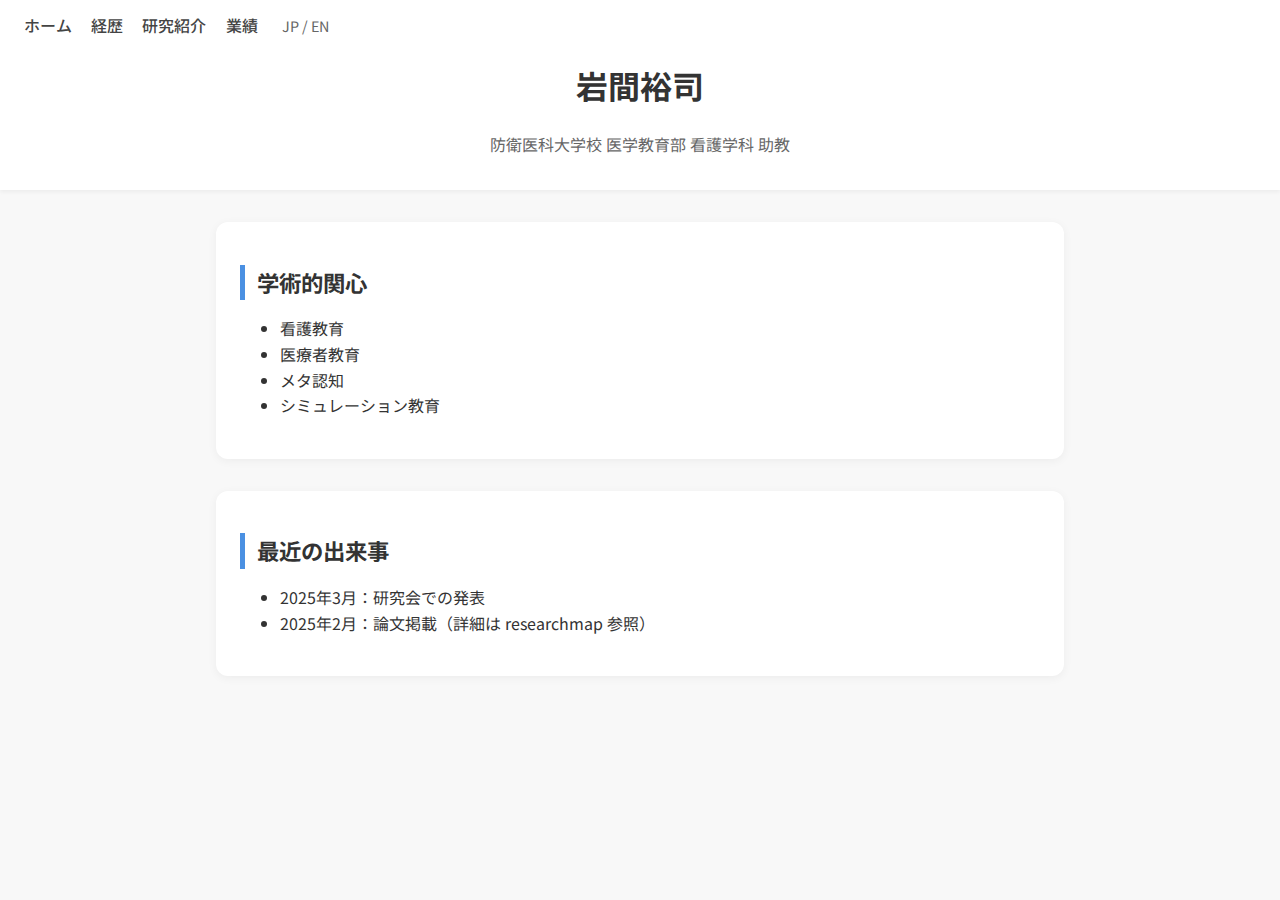
<file: index.html>
<!DOCTYPE html>
<html lang="ja">
<head>
  <meta charset="UTF-8" />
  <meta name="viewport" content="width=device-width, initial-scale=1.0" />
  <title>岩間裕司 | Yuji Iwama</title>
  <link rel="stylesheet" href="style.css" />
  <script defer src="script.js"></script>
</head>
<body>
  <header>
    
<div class="top-bar">
  <div class="nav-right">
    <nav>
      <ul class="nav">
        <li><a href="index.html"><span class="jp">ホーム</span><span class="en hidden">Home</span></a></li>
        <li><a href="bio.html"><span class="jp">経歴</span><span class="en hidden">Bio</span></a></li>
        <li><a href="research.html"><span class="jp">研究紹介</span><span class="en hidden">Research</span></a></li>
        <li><a href="works.html"><span class="jp">業績</span><span class="en hidden">Works</span></a></li>
      </ul>
    </nav>
    <a href="javascript:void(0);" class="lang-switch" onclick="toggleLanguage()">JP / EN</a>
  </div>
</div>

<h1 class="name-title">
  <span class="jp">岩間裕司</span>
  <span class="en hidden">Yuji Iwama</span>
</h1>
<p class="position-title">
  <span class="jp">防衛医科大学校 医学教育部 看護学科 助教</span>
  <span class="en hidden">Assistant Professor, Department of Nursing, National Defense Medical College</span>
</p>
  </header>
  <main> 
    <section>
      <h2><span class="jp">学術的関心</span><span class="en hidden">Academic Interests</span></h2>
      <ul>
        <li><span class="jp">看護教育</span><span class="en hidden">Nursing education</span></li>
        <li><span class="jp">医療者教育</span><span class="en hidden">Medical education</span></li>
        <li><span class="jp">メタ認知</span><span class="en hidden">Metacognition</span></li>
        <li><span class="jp">シミュレーション教育</span><span class="en hidden">Simulation-based learning</span></li>
      </ul>
    </section>
    <section>
      <h2><span class="jp">最近の出来事</span><span class="en hidden">Recent Updates</span></h2>
      <ul>
        <li><span class="jp">2025年3月：研究会での発表</span><span class="en hidden">Mar 2025: Conference presentation</span></li>
        <li><span class="jp">2025年2月：論文掲載（詳細は researchmap 参照）</span><span class="en hidden">Feb 2025: New publication (See <a href="https://researchmap.jp/yujiwa" target="_blank">researchmap</a>)</span></li>
      </ul>
    </section>
  </main>
</body>
</html>
</file>
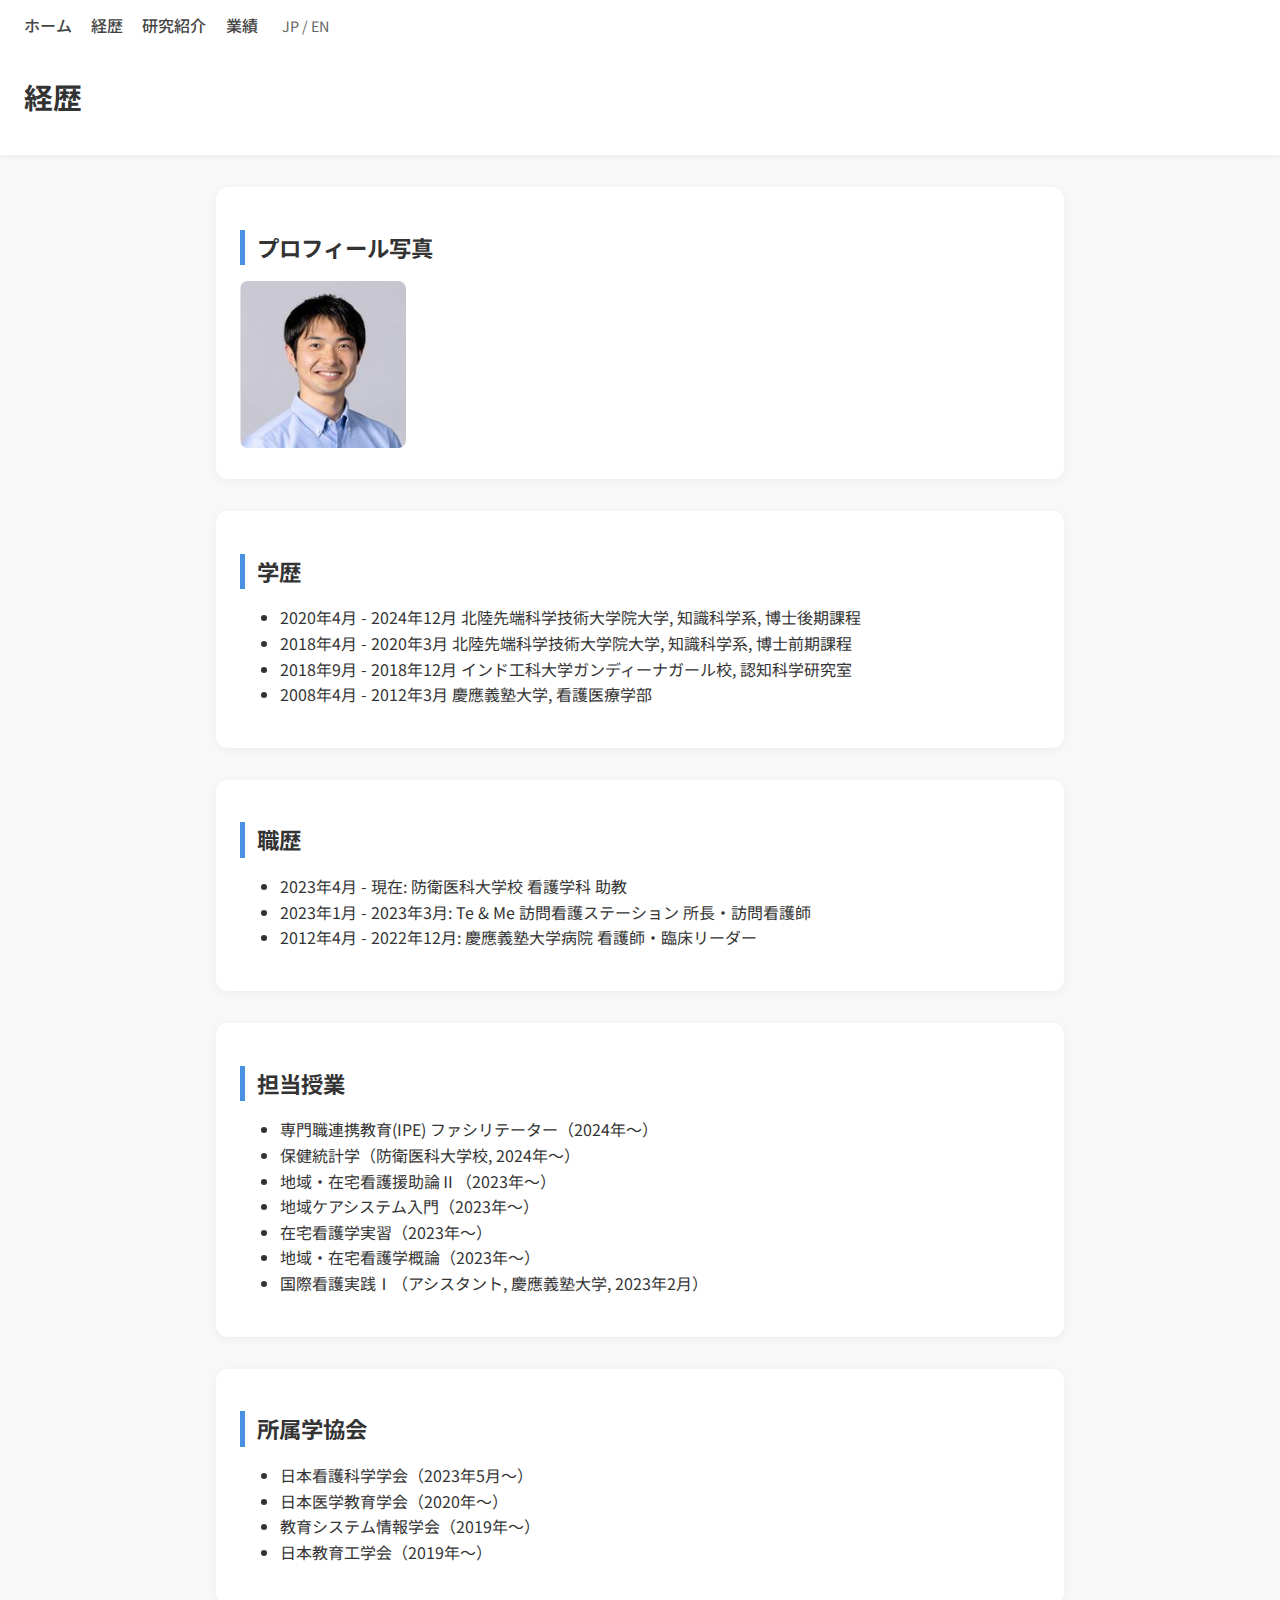
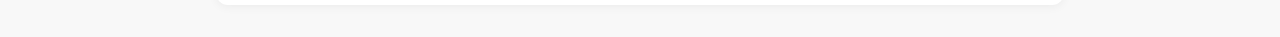
<file: bio.html>
<!DOCTYPE html>
<html lang="ja">
<head>
  <meta charset="UTF-8" />
  <meta name="viewport" content="width=device-width, initial-scale=1.0" />
  <title>経歴 | 岩間裕司</title>
  <link rel="stylesheet" href="style.css" />
  <script defer src="script.js"></script>
</head>
<body>
  <header>
    
<div class="top-bar">
  <div class="nav-right">
    <nav>
      <ul class="nav">
        <li><a href="index.html"><span class="jp">ホーム</span><span class="en hidden">Home</span></a></li>
        <li><a href="bio.html"><span class="jp">経歴</span><span class="en hidden">Bio</span></a></li>
        <li><a href="research.html"><span class="jp">研究紹介</span><span class="en hidden">Research</span></a></li>
        <li><a href="works.html"><span class="jp">業績</span><span class="en hidden">Works</span></a></li>
      </ul>
    </nav>
    <a href="javascript:void(0);" class="lang-switch" onclick="toggleLanguage()">JP / EN</a>
  </div>
</div>

    <h1 class="page-title"><span class="jp">経歴</span><span class="en hidden">Biography</span></h1>
  </header>
  <main>
    <section>
      <h2><span class="jp">プロフィール写真</span><span class="en hidden">Profile Photo</span></h2>
      <img src="assets/profile.png" alt="プロフィール写真" style="max-width: 200px; border-radius: 8px;" />
    </section>
    <section>
      <h2><span class="jp">学歴</span><span class="en hidden">Education</span></h2>
      <ul>
        <li><span class="jp">2020年4月 - 2024年12月 北陸先端科学技術大学院大学, 知識科学系, 博士後期課程</span><span class="en hidden">Apr 2020 - Dec 2024: JAIST, Knowledge Science, Doctoral Program</span></li>
        <li><span class="jp">2018年4月 - 2020年3月 北陸先端科学技術大学院大学, 知識科学系, 博士前期課程</span><span class="en hidden">Apr 2018 - Mar 2020: JAIST, Knowledge Science, Master's Program</span></li>
        <li><span class="jp">2018年9月 - 2018年12月 インド工科大学ガンディーナガール校, 認知科学研究室</span><span class="en hidden">Sep 2018 - Dec 2018: IIT Gandhinagar, Cognitive Science Lab</span></li>
        <li><span class="jp">2008年4月 - 2012年3月 慶應義塾大学, 看護医療学部</span><span class="en hidden">Apr 2008 - Mar 2012: Keio University, Faculty of Nursing and Medical Care</span></li>
      </ul>
    </section>
    <section>
      <h2><span class="jp">職歴</span><span class="en hidden">Professional Experience</span></h2>
      <ul>
        <li>
          <span class="jp">2023年4月 - 現在: 防衛医科大学校 看護学科 助教</span>
          <span class="en hidden">Apr 2023 - Present: Assistant Professor, National Defense Medical College</span>
        </li>
        <li>
          <span class="jp">2023年1月 - 2023年3月: Te & Me 訪問看護ステーション 所長・訪問看護師</span>
          <span class="en hidden">Jan 2023 - Mar 2023: Director & Visiting Nurse, Te & Me Home-visit Nursing Station</span>
        </li>
        <li>
          <span class="jp">2012年4月 - 2022年12月: 慶應義塾大学病院 看護師・臨床リーダー</span>
          <span class="en hidden">Apr 2012 - Dec 2022: Nurse & Clinical Leader, Keio University Hospital</span>
        </li>
      </ul>
    </section>
    <section>
      <h2><span class="jp">担当授業</span><span class="en hidden">Teaching Subjects</span></h2>
      <ul>
        <li><span class="jp">専門職連携教育(IPE) ファシリテーター（2024年〜）</span><span class="en hidden">Facilitator, IPE (2024–present)</span></li>
        <li><span class="jp">保健統計学（防衛医科大学校, 2024年〜）</span><span class="en hidden">Health Statistics, NDMC (2024–present)</span></li>
        <li><span class="jp">地域・在宅看護援助論Ⅱ（2023年〜）</span><span class="en hidden">Community/Home Care Nursing II (2023–present)</span></li>
        <li><span class="jp">地域ケアシステム入門（2023年〜）</span><span class="en hidden">Intro to Community Care Systems (2023–present)</span></li>
        <li><span class="jp">在宅看護学実習（2023年〜）</span><span class="en hidden">Home Nursing Practicum (2023–present)</span></li>
        <li><span class="jp">地域・在宅看護学概論（2023年〜）</span><span class="en hidden">Community/Home Care Overview (2023–present)</span></li>
        <li><span class="jp">国際看護実践Ⅰ（アシスタント, 慶應義塾大学, 2023年2月）</span><span class="en hidden">International Nursing Practice I (Assistant, Keio Univ, Feb 2023)</span></li>
      </ul>
    </section>
    <section>
      <h2><span class="jp">所属学協会</span><span class="en hidden">Affiliations</span></h2>
      <ul>
        <li><span class="jp">日本看護科学学会（2023年5月〜）</span><span class="en hidden">Japan Academy of Nursing Science (since May 2023)</span></li>
        <li><span class="jp">日本医学教育学会（2020年〜）</span><span class="en hidden">Japan Society for Medical Education (since 2020)</span></li>
        <li><span class="jp">教育システム情報学会（2019年〜）</span><span class="en hidden">Japanese Society for Information and Systems in Education (since 2019)</span></li>
        <li><span class="jp">日本教育工学会（2019年〜）</span><span class="en hidden">Japan Society for Educational Technology (since 2019)</span></li>
      </ul>
    </section>
  </main>
</body>
</html>
</file>
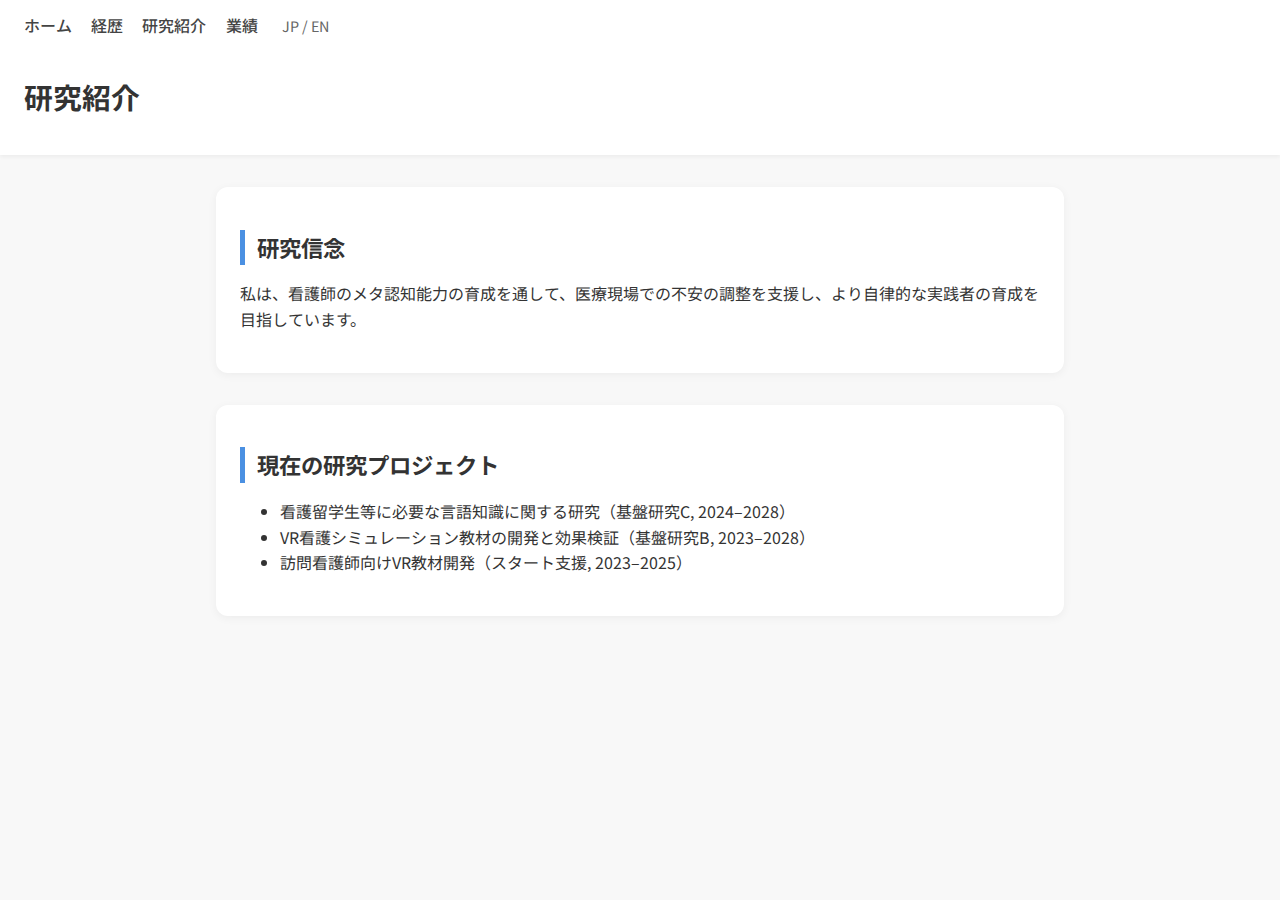
<file: research.html>
<!DOCTYPE html>
<html lang="ja">
<head>
  <meta charset="UTF-8">
  <meta name="viewport" content="width=device-width, initial-scale=1.0">
  <title>研究紹介 | 岩間裕司</title>
  <link rel="stylesheet" href="style.css">
  <script defer src="script.js"></script>
</head>
<body>
  <header>
    
<div class="top-bar">
  <div class="nav-right">
   <nav>
      <ul class="nav">
        <li><a href="index.html"><span class="jp">ホーム</span><span class="en hidden">Home</span></a></li>
        <li><a href="bio.html"><span class="jp">経歴</span><span class="en hidden">Bio</span></a></li>
        <li><a href="research.html"><span class="jp">研究紹介</span><span class="en hidden">Research</span></a></li>
        <li><a href="works.html"><span class="jp">業績</span><span class="en hidden">Works</span></a></li>
      </ul>
    </nav>
    <a href="javascript:void(0);" class="lang-switch" onclick="toggleLanguage()">JP / EN</a>
  </div>
</div>


    <h1 class="page-title"><span class="jp">研究紹介</span><span class="en hidden">Research</span></h1>
  </header>
  <main>
    <section>
      <h2><span class="jp">研究信念</span><span class="en hidden">Research Philosophy</span></h2>
      <p><span class="jp">私は、看護師のメタ認知能力の育成を通して、医療現場での不安の調整を支援し、より自律的な実践者の育成を目指しています。</span>
         <span class="en hidden">I aim to support nurses in regulating anxiety through the development of metacognitive skills, fostering autonomous practice in clinical settings.</span></p>
    </section>
    <section>
      <h2><span class="jp">現在の研究プロジェクト</span><span class="en hidden">Current Projects</span></h2>
      <ul>
        <li><span class="jp">看護留学生等に必要な言語知識に関する研究（基盤研究C, 2024–2028）</span>
            <span class="en hidden">Research on language knowledge needed by international nursing students (Grant-in-Aid for Scientific Research (C), 2024–2028)</span></li>
        <li><span class="jp">VR看護シミュレーション教材の開発と効果検証（基盤研究B, 2023–2028）</span>
            <span class="en hidden">Development and evaluation of VR-based nursing simulation materials (Grant-in-Aid (B), 2023–2028)</span></li>
        <li><span class="jp">訪問看護師向けVR教材開発（スタート支援, 2023–2025）</span>
            <span class="en hidden">VR training tool development for home-visit nurses (Start-up Research Grant, 2023–2025)</span></li>
      </ul>
    </section>
  </main>
</body>
</html>
</file>
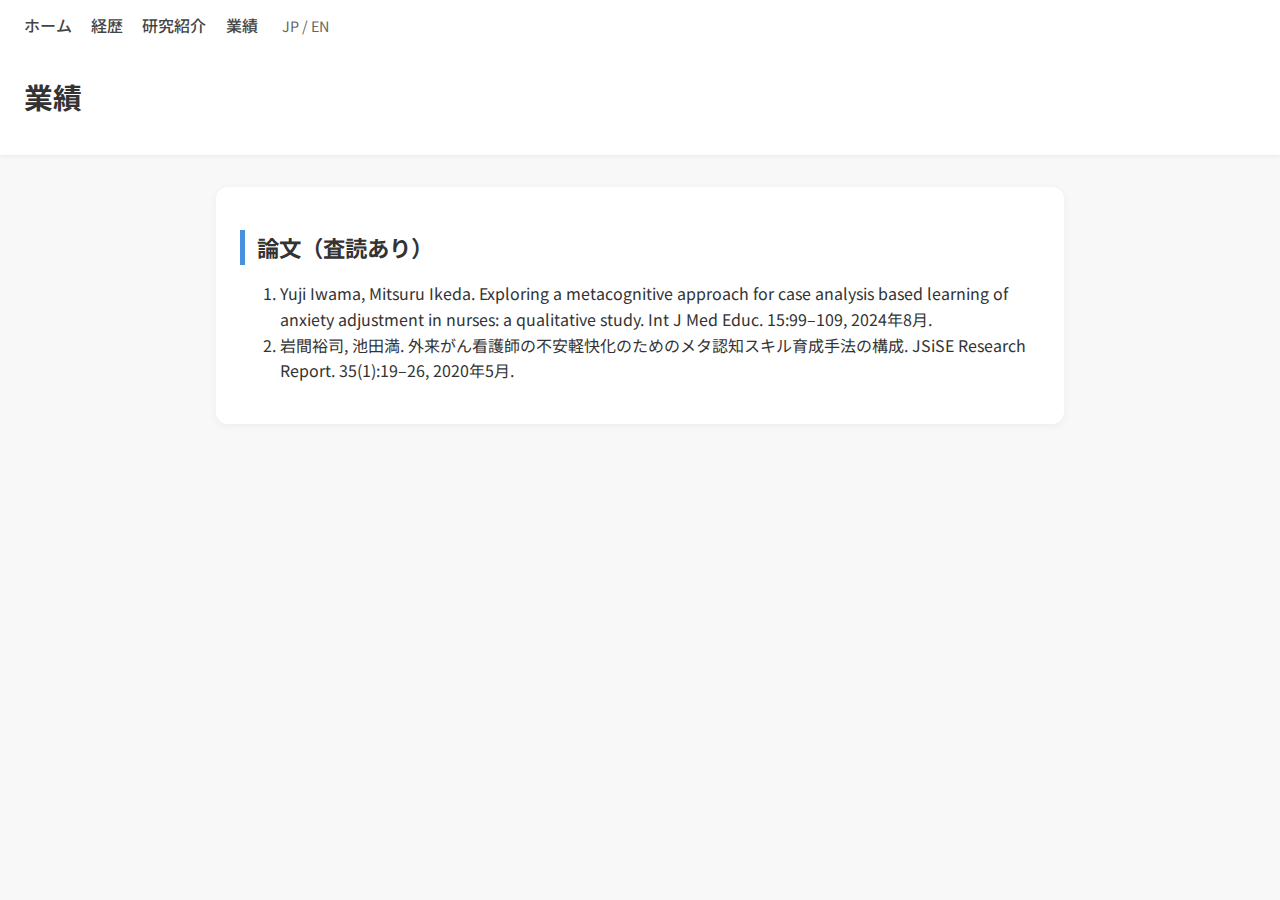
<file: works.html>
<!DOCTYPE html>
<html lang="ja">
<head>
  <meta charset="UTF-8">
  <meta name="viewport" content="width=device-width, initial-scale=1.0">
  <title>業績 | 岩間裕司</title>
  <link rel="stylesheet" href="style.css">
  <script defer src="script.js"></script>
</head>
<body>
  <header>
    
<div class="top-bar">
  <div class="nav-right">
   <nav>
      <ul class="nav">
        <li><a href="index.html"><span class="jp">ホーム</span><span class="en hidden">Home</span></a></li>
        <li><a href="bio.html"><span class="jp">経歴</span><span class="en hidden">Bio</span></a></li>
        <li><a href="research.html"><span class="jp">研究紹介</span><span class="en hidden">Research</span></a></li>
        <li><a href="works.html"><span class="jp">業績</span><span class="en hidden">Works</span></a></li>
      </ul>
    </nav>
    <a href="javascript:void(0);" class="lang-switch" onclick="toggleLanguage()">JP / EN</a>
  </div>
</div>


    <h1 class="page-title"><span class="jp">業績</span><span class="en hidden">Works</span></h1>
  </header>
  <main>
    <section>
      <h2><span class="jp">論文（査読あり）</span><span class="en hidden">Peer-reviewed Articles</span></h2>
      <ol>
        <li>
          <span class="jp">Yuji Iwama, Mitsuru Ikeda. Exploring a metacognitive approach for case analysis based learning of anxiety adjustment in nurses: a qualitative study. Int J Med Educ. 15:99–109, 2024年8月.</span>
          <span class="en hidden">Yuji Iwama, Mitsuru Ikeda. Exploring a metacognitive approach for case analysis based learning of anxiety adjustment in nurses: a qualitative study. Int J Med Educ. 15:99–109, Aug 2024.</span>
        </li>
        <li>
          <span class="jp">岩間裕司, 池田満. 外来がん看護師の不安軽快化のためのメタ認知スキル育成手法の構成. JSiSE Research Report. 35(1):19–26, 2020年5月.</span>
          <span class="en hidden">Iwama Y, Ikeda M. Development of a metacognitive skill-building method for anxiety reduction in outpatient oncology nurses. JSiSE Res Rep. 35(1):19–26, May 2020.</span>
        </li>
      </ol>
    </section>
  </main>
</body>
</html>
</file>
<file: style.css>
@import url('https://fonts.googleapis.com/css2?family=Noto+Sans+JP&display=swap');

body {
  font-family: 'Noto Sans JP', sans-serif;
  background-color: #f8f8f8;
  color: #333;
  margin: 0;
  padding: 0;
  line-height: 1.6;
}

header {
  background-color: #fff;
  box-shadow: 0 2px 4px rgba(0,0,0,0.05);
  padding-bottom: 1rem;
}

main section {
  background-color: #fff;
  margin: 2rem auto;
  padding: 1.5rem;
  max-width: 800px;
  border-radius: 12px;
  box-shadow: 0 2px 10px rgba(0, 0, 0, 0.05);
}

main section h2 {
  font-size: 1.4rem;
  margin-bottom: 1rem;
  border-left: 5px solid #4a90e2;
  padding-left: 0.75rem;
  color: #333;
}
.top-bar {
  display: flex;
  justify-content: space-between;
  align-items: center;
  padding: 0.8rem 1.5rem 0 1.5rem;
}

.nav-left a {
  font-weight: bold;
  text-decoration: none;
  color: #444;
}

.nav-right {
  display: flex;
  align-items: center;
  gap: 1.5rem;
}

.nav {
  display: flex;
  list-style: none;
  margin: 0;
  padding: 0;
  gap: 1.2rem;
}

.nav li a {
  text-decoration: none;
  color: #444;
  font-weight: 500;
}

.nav li a:hover,
.lang-switch:hover {
  color: #000;
}

.lang-switch {
  font-size: 0.9rem;
  text-decoration: none;
  color: #666;
}

.page-title {
  padding: 1rem 1.5rem 0 1.5rem;
  font-size: 1.8rem;
  font-weight: bold;
  text-align: left;
}

.hidden {
  display: none;
}
.name-title {
  text-align: center;
  font-size: 2rem;
  font-weight: bold;
}

.position-title {
  text-align: center;
  font-size: 1rem;
  color: #666;
  margin-top: 0.5rem;
}
</file>
